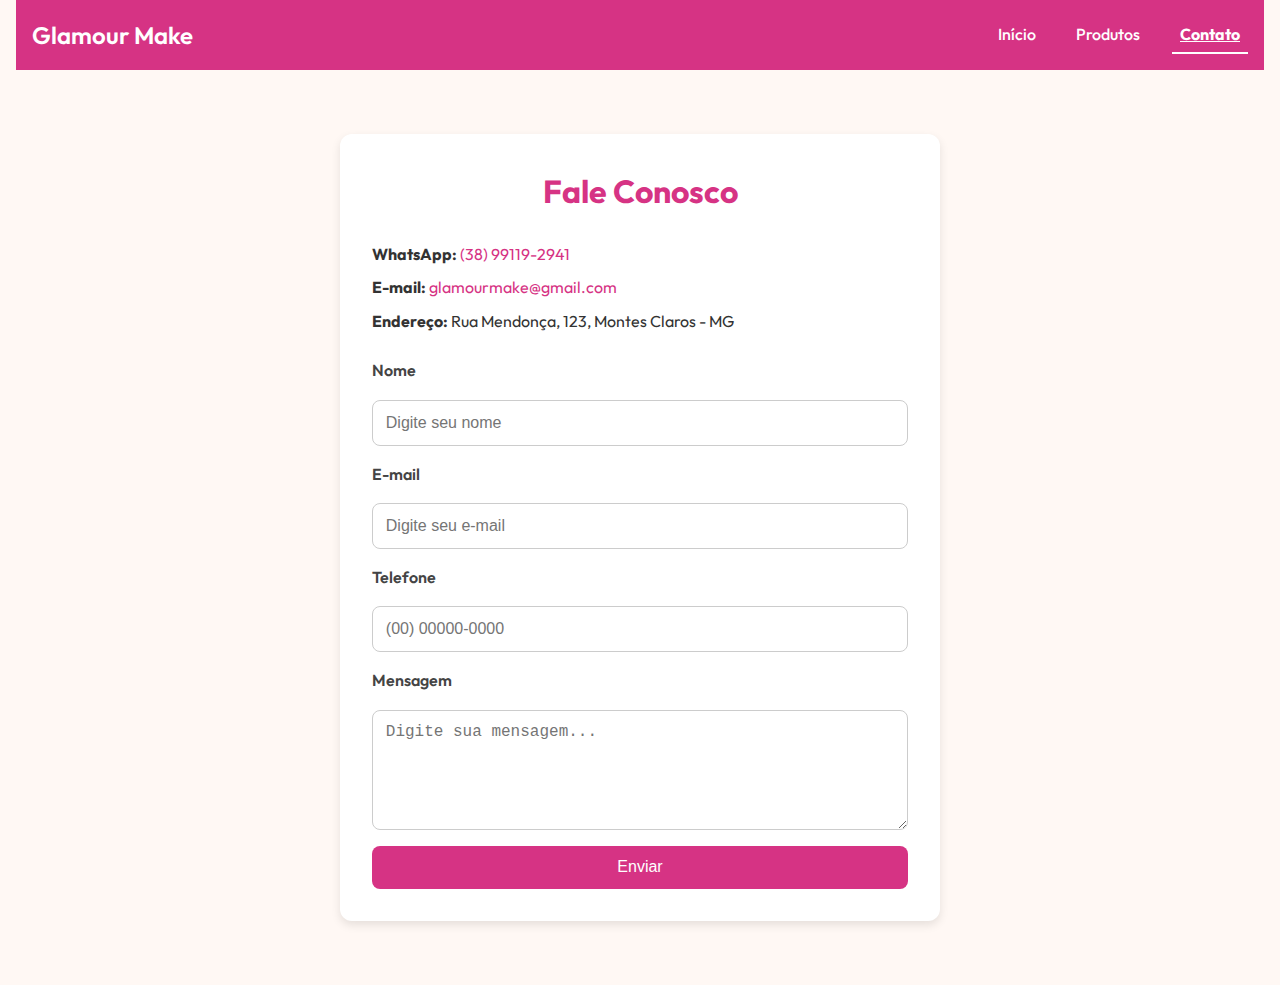
<file: contato.html>
<!DOCTYPE html>
<html lang="pt-BR">
<head>
  <meta charset="UTF-8">
  <meta name="viewport" content="width=device-width, initial-scale=1.0">
  <title>Glamour Make - Contato</title>
  <link rel="stylesheet" href="style.css">
  <link rel="preconnect" href="https://fonts.googleapis.com">
  <link href="https://fonts.googleapis.com/css2?family=Outfit:wght@400;600&display=swap" rel="stylesheet">
</head>
<body>
  
  <header>
    <div class="logo" aria-label="Logo Glamour Make">Glamour Make</div>
    <nav>
      <ul class="menu">
        <li><a href="index.html">Início</a></li>
        <li><a href="produtos.html">Produtos</a></li>
        <li><a href="contato.html" aria-current="page">Contato</a></li>
      </ul>
    </nav>
  </header>

  <main>
    <section class="contato">
      <h1>Fale Conosco</h1>

      <div class="contato-info">
        <p><strong> WhatsApp:</strong> <a href="https://wa.me/5538991192941" target="_blank">(38) 99119-2941</a></p>
        <p><strong> E-mail:</strong> <a href="mailto:glamourmake@gmail.com">glamourmake@gmail.com</a></p>
        <p><strong> Endereço:</strong> Rua Mendonça, 123, Montes Claros - MG</p>
      </div>

      <form class="form-contato" aria-label="Formulário de contato">
        <label for="nome">Nome</label>
        <input id="nome" name="nome" type="text" placeholder="Digite seu nome" required>

        <label for="email">E-mail</label>
        <input id="email" name="email" type="email" placeholder="Digite seu e-mail" required>

        <label for="telefone">Telefone</label>
        <input id="telefone" name="telefone" type="tel" placeholder="(00) 00000-0000">

        <label for="mensagem">Mensagem</label>
        <textarea id="mensagem" name="mensagem" placeholder="Digite sua mensagem..." required></textarea>

        <button type="submit">Enviar</button>
      </form>
    </section>
  </main>

  <!-- VLibras - Tradutor automático para Libras -->
<div vw class="enabled">
  <div vw-access-button class="active"></div>
  <div vw-plugin-wrapper>
    <div class="vw-plugin-button"></div>
  </div>
</div>

<script src="https://vlibras.gov.br/app/vlibras-plugin.js"></script>
<script>
  new window.VLibras.Widget('https://vlibras.gov.br/app');
</script>


</body>
</html>
</file>
<file: style.css>
* {
  margin: 0;
  padding: 0;
  box-sizing: border-box;
}

body {
  font-family: Arial, sans-serif;
  line-height: 1.6;
  color: #333;
  background-color: #fff;
}


header {
  display: flex;
  justify-content: space-between;
  align-items: center;
  background-color: #b30059;
  padding: 1rem 2rem;
  color: #fff;
}

.logo {
  font-size: 1.8rem;
  font-weight: bold;
}

.menu {
  list-style: none;
  display: flex;
  gap: 1rem;
}

.menu li a {
  color: #fff;
  text-decoration: none;
  padding: 0.5rem;
}

.menu li a[aria-current="page"] {
  border-bottom: 2px solid #fff;
  font-weight: bold;
}

/* Banner */
.banner {
  display: flex;
  flex-wrap: wrap;
  align-items: center;
  justify-content: center;
  padding: 2rem;
  background-color: #ffe6f0;
  gap: 2rem;
  text-align: center;
}

.banner-img img {
  width: 100%;         /* ou outro valor como 80% */
  max-height: 400px;   /* limita a altura máxima */
  object-fit: cover;   /* mantém a proporção e corta o excesso */
  display: block;
  margin: 0 auto;      /* centraliza a imagem se necessário */
  border-radius: 8px;  /* opcional: bordas arredondadas */
}



.banner-text {
  max-width: 500px;
}

.banner-text h1 {
  font-size: 2rem;
  margin-bottom: 1rem;
}

.btn-banner {
  display: inline-block;
  padding: 0.8rem 1.5rem;
  background-color: #b30059;
  color: #fff;
  text-decoration: none;
  border-radius: 5px;
  transition: background 0.3s;
}

.btn-banner:hover,
.btn-banner:focus {
  background-color: #800040;
  outline: none;
}


.beneficios {
  display: flex;
  flex-wrap: wrap;
  justify-content: center;
  gap: 2rem;
  padding: 2rem;
  background-color: #f9f9f9;
}

.card {
  max-width: 250px;
  text-align: center;
}

.card img {
  width: 100%;
  height: auto;
  border-radius: 8px;
  margin-bottom: 0.5rem;
}

.sobre {
  padding: 2rem;
  max-width: 800px;
  margin: 0 auto;
}

.sobre h2 {
  font-size: 1.8rem;
  margin-bottom: 1rem;
}

.sobre p {
  font-size: 1rem;
  color: #555;
}


footer {
  text-align: center;
  padding: 1rem;
  background-color: #b30059;
  color: #fff;
  margin-top: 2rem;
}


a:focus,
button:focus {
  outline: 2px solid #000;
  outline-offset: 4px;
}


@media (max-width: 768px) {
  .banner {
    flex-direction: column;
  }

  .menu {
    flex-direction: column;
    align-items: flex-start;
  }

  .beneficios {
    flex-direction: column;
    align-items: center;
  }
} 

* {
  margin: 0;
  padding: 0;
  box-sizing: border-box;
}

body {
  font-family: Arial, sans-serif;
  background-color: #fff;
  color: #333;
  margin: 0;
  padding: 0;
}


header {
  background-color: #b30059;
  color: #fff;
  padding: 1rem 2rem;
  display: flex;
  justify-content: space-between;
  align-items: center;
}

.logo {
  font-size: 1.8rem;
  font-weight: bold;
}

.menu {
  list-style: none;
  display: flex;
  gap: 1rem;
}

.menu li a {
  color: #fff;
  text-decoration: none;
  padding: 0.5rem;
  transition: opacity 0.2s ease;
}

.menu li a:hover {
  opacity: 0.8;
}

.menu li a[aria-current="page"] {
  border-bottom: 2px solid #fff;
  font-weight: bold;
}


main {
  padding: 2rem;
}

/* Título da seção */
.produtos h1 {
  text-align: center;
  font-size: 2rem;
  margin-bottom: 2rem;
  color: #b30059;
} 

.grid-produtos {
  display: grid;
  grid-template-columns: repeat(auto-fit, minmax(220px, 1fr));
  gap: 2rem;
}


.card {
  background-color: #fff;
  border: 2px solid transparent; /* Borda invisível inicialmente */
  padding: 1rem;
  border-radius: 8px;
  transition: transform 0.3s ease, box-shadow 0.3s ease, border-color 0.3s ease;
  text-align: center;
  position: relative;
}

.card:hover {
  transform: scale(1.03);
  box-shadow: 0 4px 12px rgba(0, 0, 0, 0.15);
  border-color: #b30059; /* Borda rosa escura no hover */
}


.card img {
  max-width: 100%;
  height: auto;
  border-radius: 6px;
  margin-bottom: 1rem;
}


.card h3 {
  font-size: 1.2rem;
  margin-bottom: 0.3rem;
  color: #800040;
}


.card .descricao {
  font-size: 0.95rem;
  color: #555;
  margin-bottom: 0.5rem;
}


.card .preco {
  font-size: 1.1rem;
  font-weight: bold;
  color: #b30059;
  margin-bottom: 1rem;
}


.btn-comprar {
  background-color: #b30059;
  color: #fff;
  border: none;
  padding: 0.6rem 1rem;
  border-radius: 5px;
  cursor: pointer;
  font-weight: bold;
  transition: background 0.3s ease, transform 0.2s ease;
}

.btn-comprar:hover,
.btn-comprar:focus {
  background-color: #800040;
  transform: scale(1.05);
  outline: none;
}


footer {
  background-color: #b30059;
  color: #fff;
  text-align: center;
  padding: 1rem;
  margin-top: 2rem;
}

a, button, .btn-comprar {
  cursor: pointer;
}
.btn-comprar {
  cursor: pointer;
} /* Reset básico */
* {
  margin: 0;
  padding: 0;
  box-sizing: border-box;
}

body {
  font-family: 'Outfit', sans-serif;
  line-height: 1.6;
  background-color: #fff8f4;
  color: #333;
  padding: 0 1rem;
}

header {
  background-color: #d63384;
  color: white;
  padding: 1rem 0;
  display: flex;
  justify-content: space-between;
  align-items: center;
  flex-wrap: wrap;
}

.logo {
  font-size: 1.5rem;
  font-weight: 600;
  margin-left: 1rem;
}

nav ul.menu {
  list-style: none;
  display: flex;
  gap: 1.5rem;
  margin-right: 1rem;
}

nav a {
  color: white;
  text-decoration: none;
  font-weight: 500;
}

nav a:hover,
nav a[aria-current="page"] {
  text-decoration: underline;
}

.contato {
  max-width: 600px;
  margin: 2rem auto;
  background: #fff;
  padding: 2rem;
  border-radius: 12px;
  box-shadow: 0 4px 10px rgba(0,0,0,0.1);
}

.contato h1 {
  text-align: center;
  margin-bottom: 1.5rem;
  color: #d63384;
}

.contato-info p {
  margin-bottom: 0.5rem;
}

.contato-info a {
  color: #d63384;
  text-decoration: none;
}

.form-contato {
  display: flex;
  flex-direction: column;
  gap: 1rem;
  margin-top: 1.5rem;
}

.form-contato label {
  font-weight: 600;
  color: #444;
}

.form-contato input,
.form-contato textarea {
  padding: 0.8rem;
  border: 1px solid #ccc;
  border-radius: 8px;
  font-size: 1rem;
}

.form-contato textarea {
  min-height: 120px;
  resize: vertical;
}

.form-contato button {
  padding: 0.8rem;
  background-color: #d63384;
  color: white;
  border: none;
  border-radius: 8px;
  font-size: 1rem;
  cursor: pointer;
  transition: background-color 0.3s ease;
}

.form-contato button:hover {
  background-color: #b52a6c;
}

footer {
  text-align: center;
  margin-top: 3rem;
  padding: 1rem;
  color: #666;
  font-size: 0.9rem;
}
</file>
